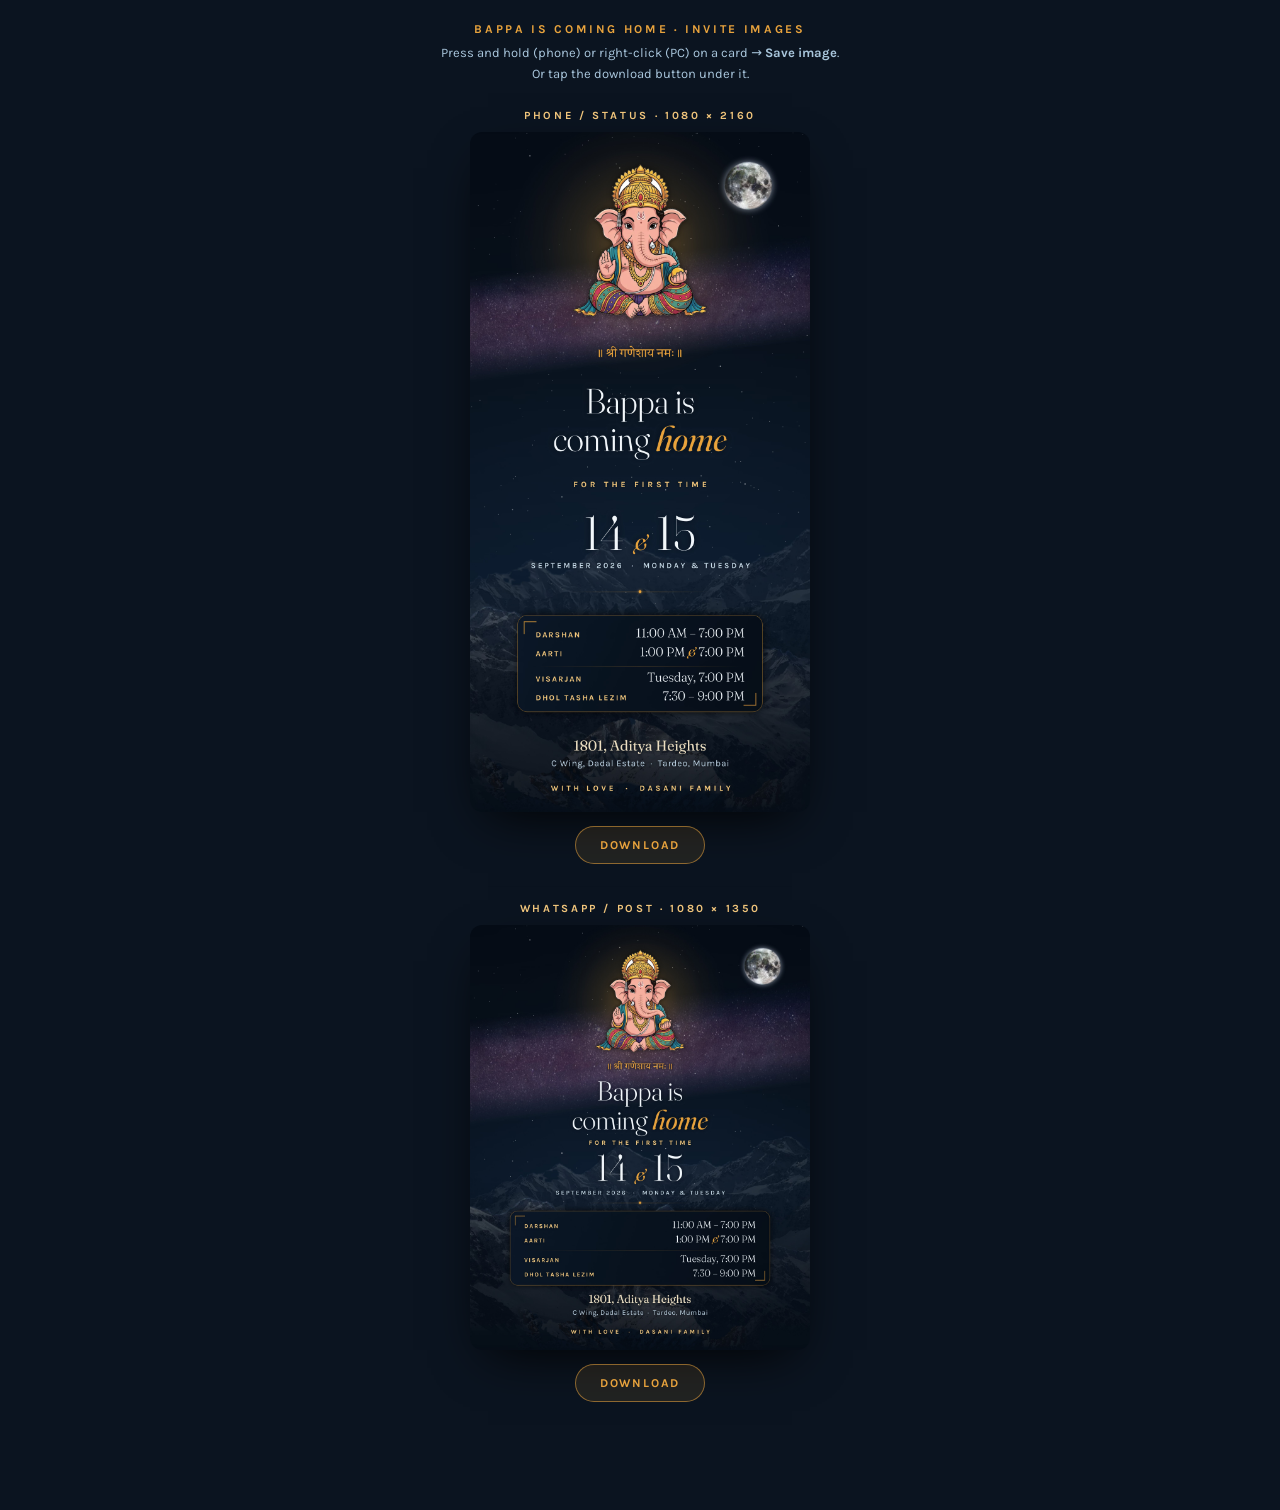
<file: card.html>
<!doctype html>
<html lang="en">
<head>
<meta charset="utf-8">
<meta name="viewport" content="width=device-width, initial-scale=1">
<meta name="theme-color" content="#08111C">
<title>Bappa is coming home · Invite images</title>
<link rel="preconnect" href="https://fonts.googleapis.com">
<link rel="preconnect" href="https://fonts.gstatic.com" crossorigin>
<link id="gf" href="https://fonts.googleapis.com/css2?family=Fraunces:ital,opsz,wght@0,9..144,300;0,9..144,400;0,9..144,600;1,9..144,400&family=Karla:wght@300;400;600;700&family=Tiro+Devanagari+Marathi&display=swap" rel="stylesheet">
<style>
  body{margin:0;background:#0b1420;color:#F2F7FB;font-family:Karla,system-ui,sans-serif;
    display:flex;flex-direction:column;align-items:center;padding:22px 14px 70px}
  h2{font-weight:700;letter-spacing:.22em;font-size:12px;color:#E8A33D;margin:0 0 6px;text-align:center}
  p.hint{margin:0 0 24px;font-size:13px;color:#A9C6DC;text-align:center;max-width:420px;line-height:1.65}
  .card{display:none;flex-direction:column;align-items:center;margin-bottom:38px}
  .label{font-size:11px;font-weight:700;letter-spacing:.24em;color:#F5C97E;margin-bottom:10px}
  img.shot{width:min(88vw,340px);border-radius:12px;box-shadow:0 18px 50px -18px #000;display:block}
  a.dl{margin-top:14px;padding:11px 24px;border-radius:100px;text-decoration:none;
    border:1px solid rgba(232,163,61,.55);background:rgba(232,163,61,.1);color:#E8A33D;
    font-weight:700;font-size:12px;letter-spacing:.15em}
  #status{font-size:14px;color:#C9DCEA;margin:50px 0;text-align:center;line-height:1.8;max-width:420px}
  canvas{display:none}
</style>
</head>
<body>
<h2>BAPPA IS COMING HOME · INVITE IMAGES</h2>
<p class="hint">Press and hold (phone) or right-click (PC) on a card &rarr; <b>Save image</b>.<br>Or tap the download button under it.</p>
<div id="status">Painting the invite&hellip;</div>

<div class="card" id="c-story">
  <div class="label">PHONE / STATUS · 1080 × 2160</div>
  <img class="shot" id="img-story" alt="Ganpati invitation, phone size">
  <a class="dl" id="dl-story" download="Bappa-Invite-Phone.jpg">DOWNLOAD</a>
</div>

<div class="card" id="c-post">
  <div class="label">WHATSAPP / POST · 1080 × 1350</div>
  <img class="shot" id="img-post" alt="Ganpati invitation, post size">
  <a class="dl" id="dl-post" download="Bappa-Invite-Post.jpg">DOWNLOAD</a>
</div>

<canvas id="cv"></canvas>

<script>
(function(){
  'use strict';
  var RAW = 'https://raw.githubusercontent.com/harshald13u/bappa-invite/main/';
  var cv = document.getElementById('cv');
  var ctx = cv.getContext('2d');
  var statusEl = document.getElementById('status');
  function say(t){ statusEl.innerHTML = t; }

  function loadImg(src){
    return new Promise(function(res){
      if (!src) return res(null);
      var im = new Image();
      im.onload = function(){ res(im); };
      im.onerror = function(){ res(null); };
      im.src = src;
    });
  }
  function grab(name){
    return fetch(name).then(function(r){ if (!r.ok) throw new Error('HTTP ' + r.status); return r.text(); })
      .catch(function(){ return fetch(RAW + name).then(function(r){ if (!r.ok) throw new Error('HTTP ' + r.status); return r.text(); }); });
  }
  function fontsReady(){
    var specs = ["300 40px 'Fraunces'", "400 40px 'Fraunces'", "italic 400 40px 'Fraunces'",
                 "300 20px Karla", "400 20px Karla", "600 20px Karla", "700 20px Karla",
                 "400 30px 'Tiro Devanagari Marathi'"];
    if (!document.fonts || !document.fonts.load) return new Promise(function(r){ setTimeout(r, 1500); });
    var link = document.getElementById('gf');
    var cssLoaded = new Promise(function(r){
      if (link.sheet) return r();
      link.addEventListener('load', r); link.addEventListener('error', r); setTimeout(r, 5000);
    });
    return cssLoaded.then(function(){
      var all = Promise.all(specs.map(function(s){ return document.fonts.load(s).catch(function(){}); }));
      return Promise.race([all, new Promise(function(r){ setTimeout(r, 9000); })]);
    }).then(function(){ return new Promise(function(r){ setTimeout(r, 150); }); });
  }

  // ── helpers ────────────────────────────────────────────────
  var W, H, K, KB;
  var FR = "'Fraunces', Georgia, serif", KA = "Karla, system-ui, sans-serif", TI = "'Tiro Devanagari Marathi', serif";
  function f(weight, size, family, italic){ ctx.font = (italic ? 'italic ' : '') + weight + ' ' + (size * K) + 'px ' + family; }
  function tracked(txt, cx, y, ls){
    ls = (ls || 0) * K;
    var total = ctx.measureText(txt).width + ls * (txt.length - 1);
    var x = cx - total / 2, prev = ctx.textAlign; ctx.textAlign = 'left';
    for (var i = 0; i < txt.length; i++){ ctx.fillText(txt[i], x, y); x += ctx.measureText(txt[i]).width + ls; }
    ctx.textAlign = prev;
  }
  function segsRight(segs, rx, y){
    var total = 0, i;
    for (i = 0; i < segs.length; i++){ f.apply(null, segs[i].font); segs[i].w = ctx.measureText(segs[i].t).width; total += segs[i].w; }
    var x = rx - total, prev = ctx.textAlign; ctx.textAlign = 'left';
    for (i = 0; i < segs.length; i++){ f.apply(null, segs[i].font); ctx.fillStyle = segs[i].color; ctx.fillText(segs[i].t, x, y); x += segs[i].w; }
    ctx.textAlign = prev;
  }
  function glow(c, b){ ctx.shadowColor = c; ctx.shadowBlur = b * K; ctx.shadowOffsetX = 0; ctx.shadowOffsetY = 0; }
  function noGlow(){ ctx.shadowColor = 'transparent'; ctx.shadowBlur = 0; }
  function roundRect(x, y, w, h, r){
    ctx.beginPath(); ctx.moveTo(x + r, y);
    ctx.arcTo(x + w, y, x + w, y + h, r); ctx.arcTo(x + w, y + h, x, y + h, r);
    ctx.arcTo(x, y + h, x, y, r); ctx.arcTo(x, y, x + w, y, r); ctx.closePath();
  }
  function bottomImg(im, cx, bottomY, targetW){
    if (!im) return;
    var w = targetW, h = targetW * (im.height / im.width);
    ctx.drawImage(im, cx - w / 2, bottomY - h, w, h);
  }
  function clamp(v, a, b){ return Math.max(a, Math.min(b, v)); }

  // ── the painting ───────────────────────────────────────────
  function paint(art, width, height, opt){
    opt = opt || {};
    W = width; H = height; KB = W / 1080; K = KB * (opt.scale || 1);
    var DPR = opt.dpr || 2;
    cv.width = W * DPR; cv.height = H * DPR;
    ctx.setTransform(DPR, 0, 0, DPR, 0, 0);
    ctx.clearRect(0, 0, W, H);
    ctx.textBaseline = 'alphabetic'; ctx.textAlign = 'center';

    // sky
    var sky = ctx.createLinearGradient(0, 0, 0, H);
    sky.addColorStop(0, '#050c16'); sky.addColorStop(.30, '#08111C'); sky.addColorStop(.64, '#0e1f33'); sky.addColorStop(1, '#16324A');
    ctx.fillStyle = sky; ctx.fillRect(0, 0, W, H);

    // stars
    var seed = 7; function rnd(){ seed = (seed * 9301 + 49297) % 233280; return seed / 233280; }
    ctx.fillStyle = '#fff';
    var starCount = Math.round(170 * (H / 1350));
    for (var i = 0; i < starCount; i++){
      var sx = rnd() * W, sy = rnd() * (H * .70), sr = (rnd() < .85 ? 1 : 1.7) * KB;
      ctx.globalAlpha = .2 + rnd() * .6; ctx.beginPath(); ctx.arc(sx, sy, sr, 0, 6.2832); ctx.fill();
    }
    ctx.globalAlpha = 1;

    // milky way
    if (art.mw){
      ctx.save(); ctx.globalAlpha = .45; ctx.globalCompositeOperation = 'screen';
      ctx.translate(W / 2, H * (opt.mwY || .30)); ctx.rotate(-7 * Math.PI / 180);
      var mww = W * 1.5, mwh = mww * (art.mw.height / art.mw.width);
      ctx.drawImage(art.mw, -mww / 2, -mwh / 2, mww, mwh); ctx.restore();
    }

    // mountains
    var mS = opt.mtn || 1;
    ctx.save();
    ctx.globalAlpha = .30; ctx.filter = 'brightness(.6) saturate(.75)';
    bottomImg(art.far, W / 2, H - 150 * KB * mS, W * 1.16 * mS);
    ctx.globalAlpha = .60; ctx.filter = 'brightness(.72)';
    bottomImg(art.mid, W / 2, H - 40 * KB * mS, W * 1.15 * mS);
    ctx.globalAlpha = 1; ctx.filter = 'brightness(.92)';
    bottomImg(art.kai, W / 2, H + 16 * KB * mS, W * .74 * mS);
    ctx.restore(); ctx.filter = 'none'; ctx.globalAlpha = 1;

    // bottom fade + vignette
    var fh = 560 * KB * mS;
    var fade = ctx.createLinearGradient(0, H - fh, 0, H);
    fade.addColorStop(0, 'rgba(5,12,22,0)'); fade.addColorStop(.45, 'rgba(5,12,22,.55)'); fade.addColorStop(1, 'rgba(5,12,22,.9)');
    ctx.fillStyle = fade; ctx.fillRect(0, H - fh, W, fh);
    var vig = ctx.createRadialGradient(W / 2, H * .40, W * .25, W / 2, H * .40, Math.max(W, H) * .8);
    vig.addColorStop(0, 'rgba(4,10,18,0)'); vig.addColorStop(1, 'rgba(4,10,18,.6)');
    ctx.fillStyle = vig; ctx.fillRect(0, 0, W, H);

    // ── vertical flow ──
    var murtiW = (opt.murti || 285) * K;
    var murtiH = art.murti ? murtiW * (art.murti.height / art.murti.width) : 0;
    var hBless = 30 * K, hHead = 164 * K, hKick = 16 * K, hDates = 130 * K, hDiv = 8 * K, hPanel = 236 * K, hAddr = 66 * K;
    var blocks = [murtiH, hBless, hHead, hKick, hDates, hDiv, hPanel, hAddr];
    var mult = [1, 1, 1, 1, .8, .8, 1];
    var top = 78 * K, bottomZone = 112 * K;
    var sum = 0; for (var b = 0; b < blocks.length; b++) sum += blocks[b];
    var msum = 0; for (var q = 0; q < mult.length; q++) msum += mult[q];
    var slack = H - top - bottomZone - sum;
    var gap = clamp(slack / msum, 18 * K, (opt.maxGap || 116) * K);
    var leftover = slack - gap * msum;
    var y = top + Math.max(0, leftover) * .5;

    // moon, top-right
    if (art.moon){
      ctx.save(); glow('rgba(205,218,240,.65)', 34);
      var md = 118 * K; ctx.drawImage(art.moon, W - 92 * K - md, top - 6 * K, md, md);
      ctx.restore(); noGlow();
    }

    // Bappa in a golden halo
    if (art.murti){
      var gx = W / 2 - murtiW / 2, gy = y;
      var hc = gy + murtiH * .52, hr = murtiW * .98;
      var halo = ctx.createRadialGradient(W / 2, hc, murtiW * .06, W / 2, hc, hr);
      halo.addColorStop(0, 'rgba(232,163,61,.40)'); halo.addColorStop(.42, 'rgba(232,163,61,.14)');
      halo.addColorStop(.72, 'rgba(232,163,61,.045)'); halo.addColorStop(1, 'rgba(232,163,61,0)');
      ctx.fillStyle = halo; ctx.fillRect(W / 2 - hr, hc - hr, hr * 2, hr * 2);
      ctx.save(); glow('rgba(0,0,0,.6)', 26); ctx.drawImage(art.murti, gx, gy, murtiW, murtiH); ctx.restore(); noGlow();
    }
    y += murtiH + gap * mult[0];

    // blessing (single fillText so Devanagari shapes correctly)
    ctx.fillStyle = '#E8A33D'; f(400, 30, TI); glow('rgba(4,10,18,.95)', 16);
    ctx.fillText('॥ श्री गणेशाय नमः ॥', W / 2, y + 25 * K); noGlow();
    y += hBless + gap * mult[1];

    // headline
    ctx.fillStyle = '#F2F7FB'; glow('rgba(4,10,18,.92)', 30);
    f(300, 86, FR); ctx.fillText('Bappa is', W / 2, y + 66 * K);
    var ly = y + 66 * K + 92 * K;
    f(300, 86, FR); var w1 = ctx.measureText('coming ').width;
    f(400, 86, FR, true); var w2 = ctx.measureText('home').width;
    var sx2 = W / 2 - (w1 + w2) / 2;
    ctx.textAlign = 'left';
    f(300, 86, FR); ctx.fillStyle = '#F2F7FB'; ctx.fillText('coming ', sx2, ly);
    f(400, 86, FR, true); ctx.fillStyle = '#E8A33D'; ctx.fillText('home', sx2 + w1, ly);
    noGlow(); ctx.textAlign = 'center';
    y += hHead + gap * mult[2];

    // kicker
    ctx.fillStyle = '#F5C97E'; f(700, 20, KA); glow('rgba(4,10,18,.9)', 14);
    tracked('FOR THE FIRST TIME', W / 2, y + 15 * K, 8); noGlow();
    y += hKick + gap * mult[3];

    // dates
    var dy = y + 86 * K;
    glow('rgba(4,10,18,.92)', 30);
    f(300, 118, FR); var d1 = ctx.measureText('14').width, d3 = ctx.measureText('15').width;
    f(400, 52, FR, true); var d2 = ctx.measureText('&').width;
    var g2 = 22 * K, totalD = d1 + g2 + d2 + g2 + d3, dx = W / 2 - totalD / 2;
    ctx.textAlign = 'left';
    f(300, 118, FR); ctx.fillStyle = '#F2F7FB'; ctx.fillText('14', dx, dy);
    f(400, 52, FR, true); ctx.fillStyle = '#E8A33D'; ctx.fillText('&', dx + d1 + g2, dy);
    f(300, 118, FR); ctx.fillStyle = '#F2F7FB'; ctx.fillText('15', dx + d1 + g2 + d2 + g2, dy);
    noGlow(); ctx.textAlign = 'center';
    ctx.fillStyle = '#C9DCEA'; f(600, 19, KA); glow('rgba(4,10,18,.9)', 12);
    tracked('SEPTEMBER 2026  ·  MONDAY & TUESDAY', W / 2, dy + 44 * K, 5); noGlow();
    y += hDates + gap * mult[4];

    // divider
    var dvy = y + 4 * K;
    var dg = ctx.createLinearGradient(W / 2 - 170 * K, 0, W / 2 + 170 * K, 0);
    dg.addColorStop(0, 'rgba(232,163,61,0)'); dg.addColorStop(.5, 'rgba(232,163,61,.75)'); dg.addColorStop(1, 'rgba(232,163,61,0)');
    ctx.fillStyle = dg; ctx.fillRect(W / 2 - 170 * K, dvy, 340 * K, Math.max(1, 1 * K));
    ctx.fillStyle = '#E8A33D'; glow('rgba(232,163,61,.9)', 12);
    ctx.beginPath(); ctx.arc(W / 2, dvy, 3.5 * K, 0, 6.2832); ctx.fill(); noGlow();
    y += hDiv + gap * mult[5];

    // details panel
    var px = 128 * K, pw = W - px * 2, py = y, ph = hPanel;
    if (pw < W * .72){ px = W * .14; pw = W - px * 2; }
    var pg = ctx.createLinearGradient(px, py, px + pw, py + ph);
    pg.addColorStop(0, 'rgba(11,24,40,.94)'); pg.addColorStop(1, 'rgba(5,13,23,.97)');
    ctx.save(); glow('rgba(0,0,0,.8)', 40); ctx.fillStyle = pg; roundRect(px, py, pw, ph, 24 * K); ctx.fill(); ctx.restore(); noGlow();
    ctx.strokeStyle = 'rgba(232,163,61,.42)'; ctx.lineWidth = 1.3 * K; roundRect(px, py, pw, ph, 24 * K); ctx.stroke();
    ctx.strokeStyle = 'rgba(232,163,61,.7)'; ctx.lineWidth = 2 * K; ctx.beginPath();
    ctx.moveTo(px + 16 * K, py + 46 * K); ctx.lineTo(px + 16 * K, py + 16 * K); ctx.lineTo(px + 46 * K, py + 16 * K);
    ctx.moveTo(px + pw - 46 * K, py + ph - 16 * K); ctx.lineTo(px + pw - 16 * K, py + ph - 16 * K); ctx.lineTo(px + pw - 16 * K, py + ph - 46 * K);
    ctx.stroke();
    function row(label, value, ry){
      ctx.textAlign = 'left'; ctx.fillStyle = '#F5C97E'; f(700, 19, KA);
      var lx = px + 44 * K;
      for (var i = 0; i < label.length; i++){ ctx.fillText(label[i], lx, ry); lx += ctx.measureText(label[i]).width + 3.4 * K; }
      var segs = (typeof value === 'string') ? [{t: value, font: [300, 31, FR], color: '#F2F7FB'}] : value;
      segsRight(segs, px + pw - 44 * K, ry); ctx.textAlign = 'center';
    }
    row('DARSHAN', '11:00 AM – 7:00 PM', py + 54 * K);
    row('AARTI', [{t: '1:00 PM ', font: [300, 31, FR], color: '#F2F7FB'}, {t: '&', font: [400, 30, FR, true], color: '#E8A33D'}, {t: ' 7:00 PM', font: [300, 31, FR], color: '#F2F7FB'}], py + 100 * K);
    var rg = ctx.createLinearGradient(px + 44 * K, 0, px + pw - 44 * K, 0);
    rg.addColorStop(0, 'rgba(232,163,61,0)'); rg.addColorStop(.5, 'rgba(232,163,61,.4)'); rg.addColorStop(1, 'rgba(232,163,61,0)');
    ctx.fillStyle = rg; ctx.fillRect(px + 44 * K, py + 124 * K, pw - 88 * K, Math.max(1, 1 * K));
    row('VISARJAN', 'Tuesday, 7:00 PM', py + 162 * K);
    row('DHOL TASHA LEZIM', '7:30 – 9:00 PM', py + 208 * K);
    y += hPanel + gap * mult[6];

    // address
    ctx.fillStyle = '#EDDFC2'; f(400, 35, FR); glow('rgba(4,10,18,.95)', 18);
    ctx.fillText('1801, Aditya Heights', W / 2, y + 28 * K);
    ctx.fillStyle = '#C4DAEB'; f(400, 22, KA);
    tracked('C Wing, Dadal Estate  ·  Tardeo, Mumbai', W / 2, y + 28 * K + 38 * K, 1); noGlow();

    // sign-off
    ctx.fillStyle = '#F5C97E'; f(700, 19, KA); glow('rgba(4,10,18,.95)', 16);
    tracked('WITH LOVE  ·  DASANI FAMILY', W / 2, H - 52 * K, 7); noGlow();
  }

  function emit(imgId, dlId, cardId){
    var data = cv.toDataURL('image/jpeg', 0.92);
    document.getElementById(imgId).src = data;
    document.getElementById(dlId).href = data;
    document.getElementById(cardId).style.display = 'flex';
  }

  function run(){
    say('Fetching the artwork…');
    Promise.all([grab('index.html'), grab('sky.js'), fontsReady()])
      .then(function(res){
        var webps = res[0].match(/data:image\/webp;base64,[A-Za-z0-9+/=]+/g) || [];
        var moon = res[1].match(/data:image\/webp;base64,[A-Za-z0-9+/=]+/);
        say('Painting…');
        return Promise.all([webps[0], webps[1], webps[2], webps[3], webps[4], moon ? moon[0] : null].map(loadImg));
      })
      .then(function(imgs){
        var art = { murti: imgs[0], far: imgs[1], mid: imgs[2], kai: imgs[3], mw: imgs[4], moon: imgs[5] };
        paint(art, 1080, 2160, { scale: 1.3, murti: 330, mtn: 1.35, mwY: .26 });
        emit('img-story', 'dl-story', 'c-story');
        paint(art, 1080, 1350, {});
        emit('img-post', 'dl-post', 'c-post');
        statusEl.style.display = 'none';
      })
      .catch(function(err){
        say('Could not build the images.<br><small>' + (err && err.message) + '</small><br><br>Check you are online, then refresh this page.');
      });
  }
  run();
})();
</script>
</body>
</html>
</file>
